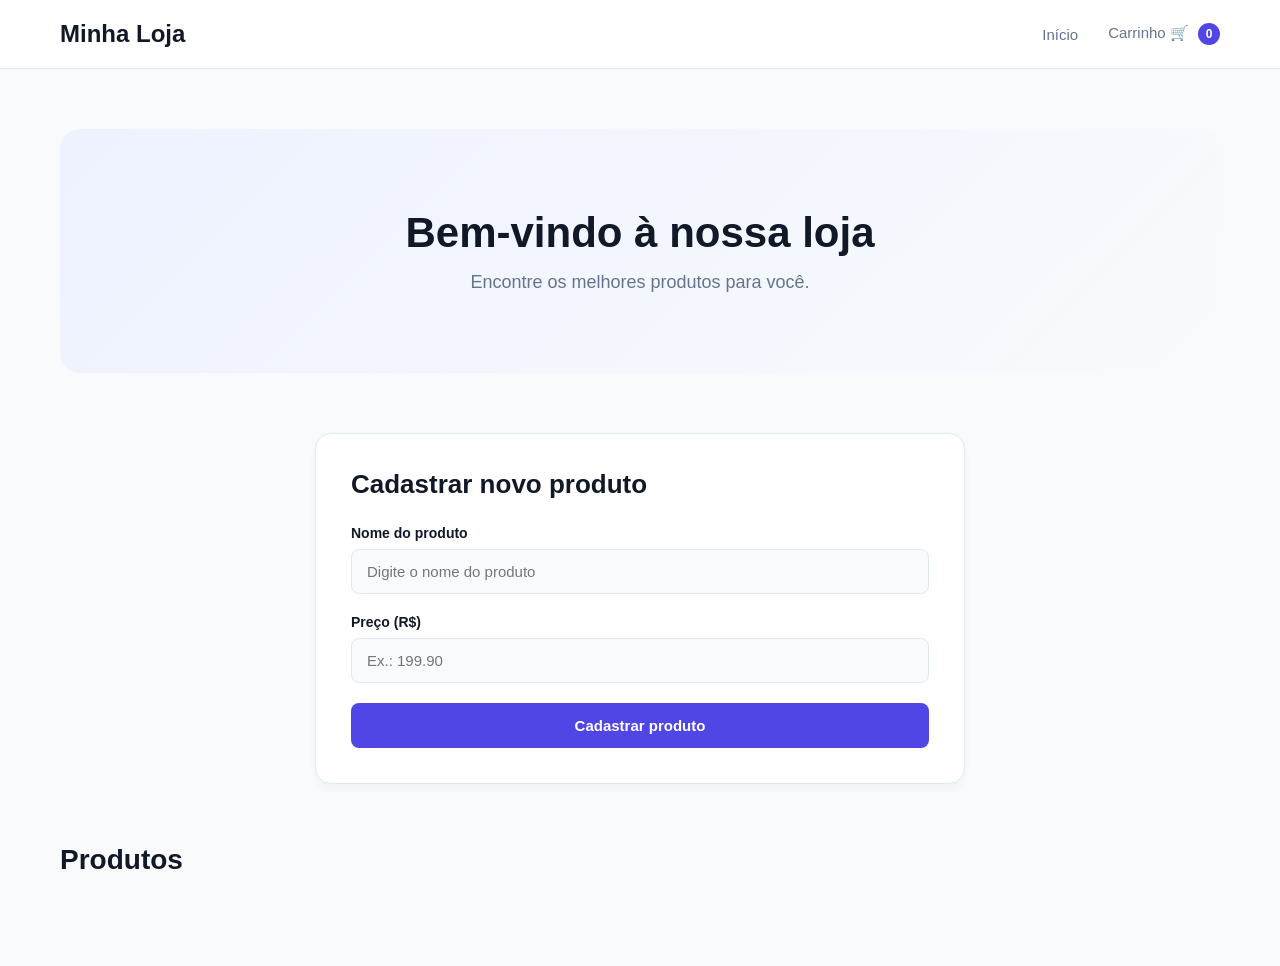
<file: FrontEnd/index.html>
<!DOCTYPE html>
<html lang="pt-BR">

<head>
    <meta charset="UTF-8">
    <meta name="viewport" content="width=device-width, initial-scale=1.0">

    <title>Minha Loja</title>

    <link rel="stylesheet" href="css/global.css?v=2">
</head>

<body>

    <header class="header">

        <h1>Minha Loja</h1>

        <nav>
            <a href="index.html">Início</a>

            <a href="carrinho.html">
                Carrinho 🛒
                <span id="quantidade-carrinho">0</span>
            </a>
        </nav>

    </header>

    <main>

        <!-- APRESENTAÇÃO -->

        <section class="hero">

            <h2>Bem-vindo à nossa loja</h2>

            <p>
                Encontre os melhores produtos para você.
            </p>

        </section>

        <!-- CADASTRO DE PRODUTOS -->

        <section class="cadastro-produto">

            <h2>Cadastrar novo produto</h2>

            <form id="form-produto">

                <div>
                    <label for="nome-produto">
                        Nome do produto
                    </label>

                    <input
                        type="text"
                        id="nome-produto"
                        placeholder="Digite o nome do produto"
                        maxlength="100"
                        required
                    >
                </div>

                <div>
                    <label for="preco-produto">
                        Preço (R$)
                    </label>

                    <input
                        type="number"
                        id="preco-produto"
                        placeholder="Ex.: 199.90"
                        min="0.01"
                        step="0.01"
                        required
                    >
                </div>

                <button type="submit" id="btn-cadastrar">
                    Cadastrar produto
                </button>

            </form>

        </section>

        <!-- LISTAGEM DE PRODUTOS -->

        <section class="produtos">

            <h2>Produtos</h2>

            <div id="lista-produtos"></div>

        </section>

    </main>

    <script src="js/app.js"></script>

</body>

</html>
</file>
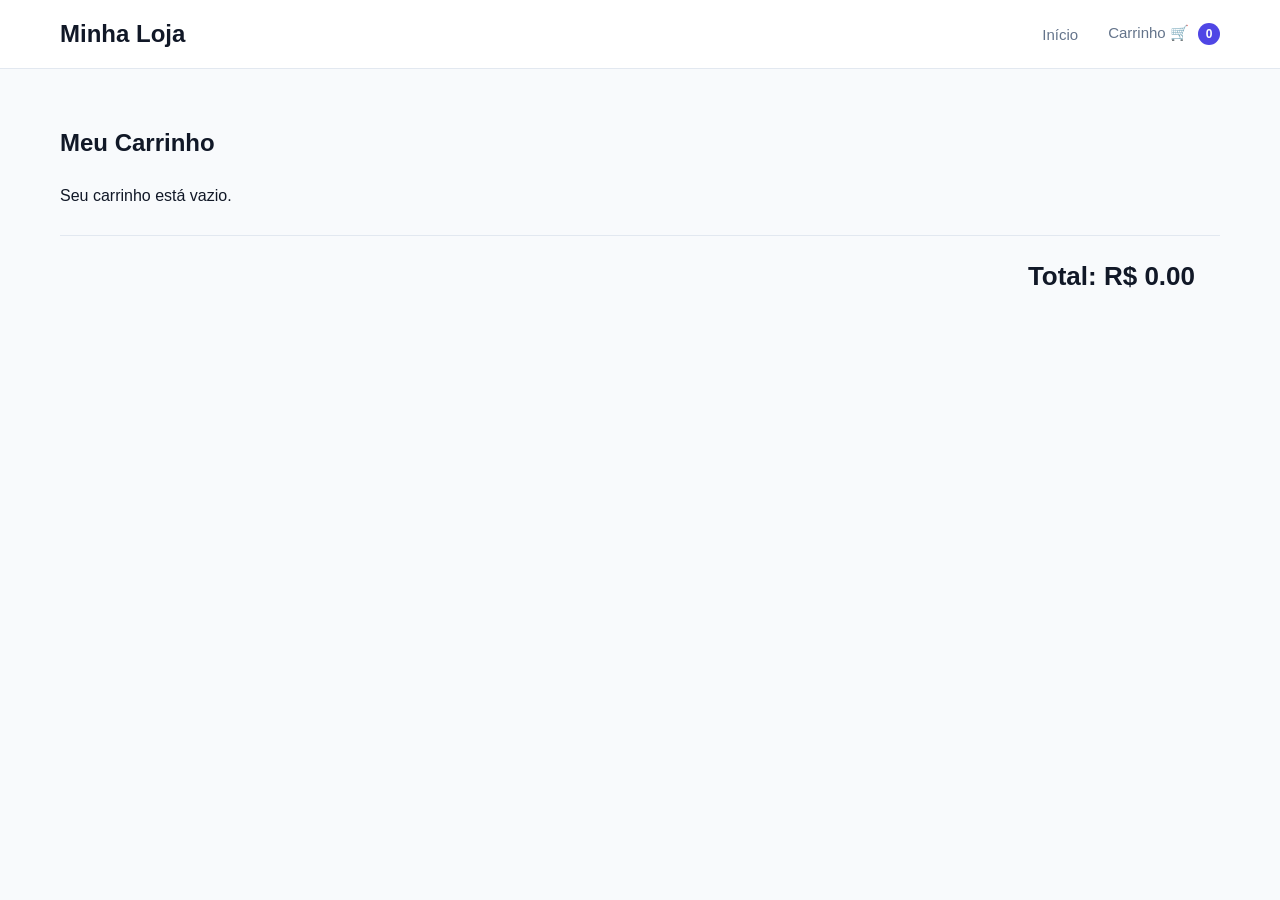
<file: FrontEnd/carrinho.html>
<!DOCTYPE html>
<html lang="pt-BR">

<head>

    <meta charset="UTF-8">

    <meta name="viewport" content="width=device-width, initial-scale=1.0">

    <title>Carrinho - Minha Loja</title>

    <link rel="stylesheet" href="css/global.css">

</head>

<body>

    <header class="header">

        <h1>Minha Loja</h1>

        <nav>

            <a href="index.html">
                Início
            </a>

            <a href="carrinho.html">
                Carrinho 🛒
                <span id="quantidade-carrinho">0</span>
            </a>

        </nav>

    </header>

    <main>

        <h2>Meu Carrinho</h2>

        <div id="lista-carrinho"></div>

        <h3 id="total-carrinho">
            Total: R$ 0,00
        </h3>

    </main>

    <script src="js/carrinho.js"></script>

</body>

</html>
</file>
<file: FrontEnd/css/global.css>
/* RESET */

* {
    margin: 0;
    padding: 0;
    box-sizing: border-box;
}

/* VARIÁVEIS */

:root {
    --cor-principal: #111827;
    --cor-secundaria: #4f46e5;
    --cor-fundo: #f8fafc;
    --cor-card: #ffffff;
    --cor-texto: #111827;
    --cor-texto-secundario: #64748b;
    --cor-borda: #e2e8f0;
    --cor-perigo: #dc2626;
}

/* BODY */

body {
    font-family: Arial, sans-serif;
    background-color: var(--cor-fundo);
    color: var(--cor-texto);
    min-height: 100vh;
}

/* CABEÇALHO */

.header {
    display: flex;
    justify-content: space-between;
    align-items: center;
    padding: 20px 60px;
    background-color: white;
    border-bottom: 1px solid var(--cor-borda);
    position: sticky;
    top: 0;
    z-index: 100;
}

.header h1 {
    font-size: 24px;
    color: var(--cor-principal);
}

/* MENU */

.header nav {
    display: flex;
    align-items: center;
    gap: 30px;
}

.header nav a {
    color: var(--cor-texto-secundario);
    text-decoration: none;
    font-size: 15px;
    font-weight: 500;
    transition: color 0.2s ease;
}

.header nav a:hover {
    color: var(--cor-secundaria);
}

/* CARRINHO */

#quantidade-carrinho {
    display: inline-flex;
    justify-content: center;
    align-items: center;
    min-width: 22px;
    height: 22px;
    padding: 0 6px;
    margin-left: 5px;
    border-radius: 50%;
    background-color: var(--cor-secundaria);
    color: white;
    font-size: 12px;
    font-weight: bold;
}

/* CONTEÚDO PRINCIPAL */

main {
    width: 100%;
    max-width: 1400px;
    margin: 0 auto;
    padding: 60px;
}

/* HERO */

.hero {
    padding: 80px 30px;
    margin-bottom: 60px;
    text-align: center;
    background: linear-gradient(135deg, #eef2ff, #f8fafc);
    border-radius: 20px;
}

.hero h2 {
    margin-bottom: 15px;
    font-size: 42px;
    color: var(--cor-principal);
}

.hero p {
    color: var(--cor-texto-secundario);
    font-size: 18px;
}

/* CADASTRO DE PRODUTOS */

.cadastro-produto {
    max-width: 650px;
    margin: 0 auto 60px;
    padding: 35px;
    background-color: var(--cor-card);
    border: 1px solid var(--cor-borda);
    border-radius: 16px;
    box-shadow: 0 4px 10px rgba(0, 0, 0, 0.04);
}

.cadastro-produto h2 {
    margin-bottom: 25px;
    font-size: 26px;
    color: var(--cor-principal);
}

#form-produto {
    display: flex;
    flex-direction: column;
    gap: 20px;
}

#form-produto div {
    display: flex;
    flex-direction: column;
    gap: 8px;
}

#form-produto label {
    font-size: 14px;
    font-weight: 600;
    color: var(--cor-texto);
}

#form-produto input {
    width: 100%;
    padding: 13px 15px;
    border: 1px solid var(--cor-borda);
    border-radius: 8px;
    background-color: var(--cor-fundo);
    color: var(--cor-texto);
    font-size: 15px;
    outline: none;
    transition: border-color 0.2s ease, box-shadow 0.2s ease;
}

#form-produto input:focus {
    border-color: var(--cor-secundaria);
    box-shadow: 0 0 0 3px rgba(79, 70, 229, 0.1);
}

#form-produto button {
    width: 100%;
    padding: 14px 20px;
    border: none;
    border-radius: 8px;
    background-color: var(--cor-secundaria);
    color: white;
    font-size: 15px;
    font-weight: 600;
    cursor: pointer;
    transition: background-color 0.2s ease, transform 0.2s ease;
}

#form-produto button:hover {
    background-color: #4338ca;
    transform: translateY(-2px);
}

#form-produto button:disabled {
    opacity: 0.6;
    cursor: not-allowed;
    transform: none;
}

/* PRODUTOS */

.produtos h2 {
    margin-bottom: 30px;
    font-size: 28px;
}

#lista-produtos {
    display: grid;
    grid-template-columns: repeat(auto-fit, minmax(240px, 1fr));
    gap: 25px;
}

.produto-card {
    display: flex;
    flex-direction: column;
    justify-content: space-between;
    min-height: 220px;
    padding: 25px;
    background-color: var(--cor-card);
    border: 1px solid var(--cor-borda);
    border-radius: 16px;
    box-shadow: 0 4px 10px rgba(0, 0, 0, 0.04);
    transition: transform 0.2s ease, box-shadow 0.2s ease;
}

.produto-card:hover {
    transform: translateY(-5px);
    box-shadow: 0 12px 25px rgba(0, 0, 0, 0.1);
}

.produto-card h3 {
    margin-bottom: 15px;
    font-size: 20px;
}

.produto-card p {
    margin-bottom: 20px;
    font-size: 22px;
    font-weight: bold;
    color: var(--cor-secundaria);
}

.produto-card button {
    width: 100%;
    padding: 13px 20px;
    border: none;
    border-radius: 8px;
    background-color: var(--cor-principal);
    color: white;
    font-size: 15px;
    font-weight: 600;
    cursor: pointer;
    transition: background-color 0.2s ease, transform 0.2s ease;
}

.produto-card button:hover {
    background-color: var(--cor-secundaria);
    transform: translateY(-2px);
}

/* CARRINHO */

#lista-carrinho {
    margin-top: 30px;
}

.item-carrinho {
    display: grid;
    grid-template-columns: 2fr 1fr 1.5fr 1.5fr auto;
    align-items: center;
    gap: 30px;
    padding: 25px 30px;
    margin-bottom: 15px;
    background-color: white;
    border: 1px solid var(--cor-borda);
    border-radius: 14px;
    box-shadow: 0 4px 10px rgba(0, 0, 0, 0.04);
}

.item-carrinho h3 {
    font-size: 18px;
}

.item-carrinho p {
    color: var(--cor-texto-secundario);
    font-size: 14px;
    text-align: right;
}

.item-carrinho button {
    padding: 10px 18px;
    border: 1px solid var(--cor-perigo);
    border-radius: 8px;
    background-color: transparent;
    color: var(--cor-perigo);
    font-weight: 600;
    cursor: pointer;
    transition: all 0.2s ease;
}

.item-carrinho button:hover {
    background-color: var(--cor-perigo);
    color: white;
}

/* TOTAL */

#total-carrinho {
    margin-top: 30px;
    padding: 25px;
    text-align: right;
    border-top: 1px solid var(--cor-borda);
    font-size: 26px;
}

/* RESPONSIVIDADE */

@media (max-width: 900px) {

    .header {
        padding: 20px 30px;
    }

    main {
        padding: 40px 30px;
    }

    .item-carrinho {
        grid-template-columns: 1fr 1fr;
    }

    .item-carrinho h3 {
        grid-column: 1 / -1;
    }

    .item-carrinho p {
        text-align: left;
    }

    .item-carrinho button {
        width: 100%;
    }
}

@media (max-width: 600px) {

    .header {
        flex-direction: column;
        gap: 20px;
        padding: 20px;
    }

    .header nav {
        gap: 20px;
    }

    main {
        padding: 25px 15px;
    }

    .hero {
        padding: 50px 20px;
    }

    .hero h2 {
        font-size: 30px;
    }

    .hero p {
        font-size: 16px;
    }

    .cadastro-produto {
        padding: 25px 20px;
        margin-bottom: 40px;
    }

    .cadastro-produto h2 {
        font-size: 23px;
    }

    #lista-produtos {
        grid-template-columns: 1fr;
    }

    .item-carrinho {
        grid-template-columns: 1fr;
        gap: 15px;
        padding: 20px;
    }

    .item-carrinho h3 {
        grid-column: auto;
    }

    .item-carrinho p {
        text-align: left;
    }

    #total-carrinho {
        text-align: left;
        font-size: 22px;
    }
}
</file>
